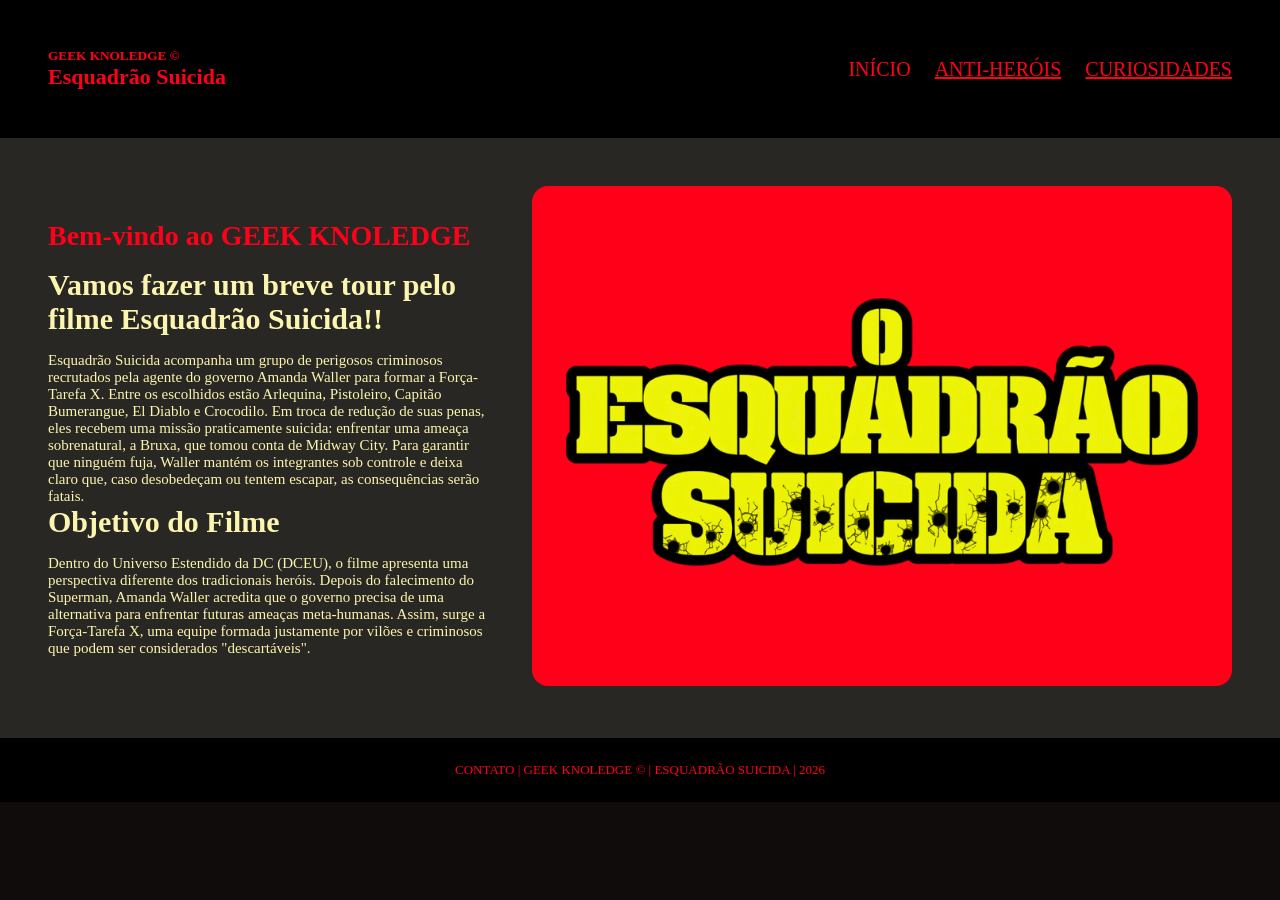
<file: index.html>
<!DOCTYPE html>
<html lang="pt-BR">
    <head>
        <meta charset="UTF-8">
        <meta name="viewport" content="width=device-width, initial-scale=1.0">
        <title>GEEK KNOLEDGE | Esquadrão Suicida</title>
        <link rel="stylesheet" href="css/style.css"/>
    </head>
    <body>
        <header class="topo">
            <section class="logo">
                <h5>GEEK KNOLEDGE ©</h5>
                <h1 id="titulo-principal">Esquadrão Suicida</h1>
            </section>

            <section class="menu">
                <span class="menu-item">INÍCIO  </span>
                <a href="pages/personagens.html" class="menu-item" >ANTI-HERÓIS</a>
                <a href="pages/curiosidades.html" class="menu-item">CURIOSIDADES</a>
            </section>
        </header>

        <main>

            <section id="inicio" class="apresentacao">
                <section class="texto-apresentacao">
                    <h1>Bem-vindo ao GEEK KNOLEDGE</h1>

                    <h2>Vamos fazer um breve tour pelo filme Esquadrão Suicida!!</h2>
                    <p>Esquadrão Suicida acompanha um grupo de perigosos criminosos recrutados pela agente do governo Amanda Waller para formar a Força-Tarefa X. Entre os escolhidos estão Arlequina, Pistoleiro, Capitão Bumerangue, El Diablo e Crocodilo. Em troca de redução de suas penas, eles recebem uma missão praticamente suicida: enfrentar uma ameaça sobrenatural, a Bruxa, que tomou conta de Midway City. Para garantir que ninguém fuja, Waller mantém os integrantes sob controle e deixa claro que, caso desobedeçam ou tentem escapar, as consequências serão fatais.</p>
                    <h2>Objetivo do Filme</h2>
                    <p>Dentro do Universo Estendido da DC (DCEU), o filme apresenta uma perspectiva diferente dos tradicionais heróis. Depois do falecimento do Superman, Amanda Waller acredita que o governo precisa de uma alternativa para enfrentar futuras ameaças meta-humanas. Assim, surge a Força-Tarefa X, uma equipe formada justamente por vilões e criminosos que podem ser considerados "descartáveis".</p>
                </section>
            <section class="imagem-apresentacao">
                    <img src="assets/img/esquadrao.png" alt="Título do filme Esquadrão Suicida">
                </section>
            </section>
              </main>
             <footer>
            <p>CONTATO   |   GEEK KNOLEDGE ©   |    ESQUADRÃO SUICIDA   |   2026</p>
        </footer>
    </body>
</html>
</file>
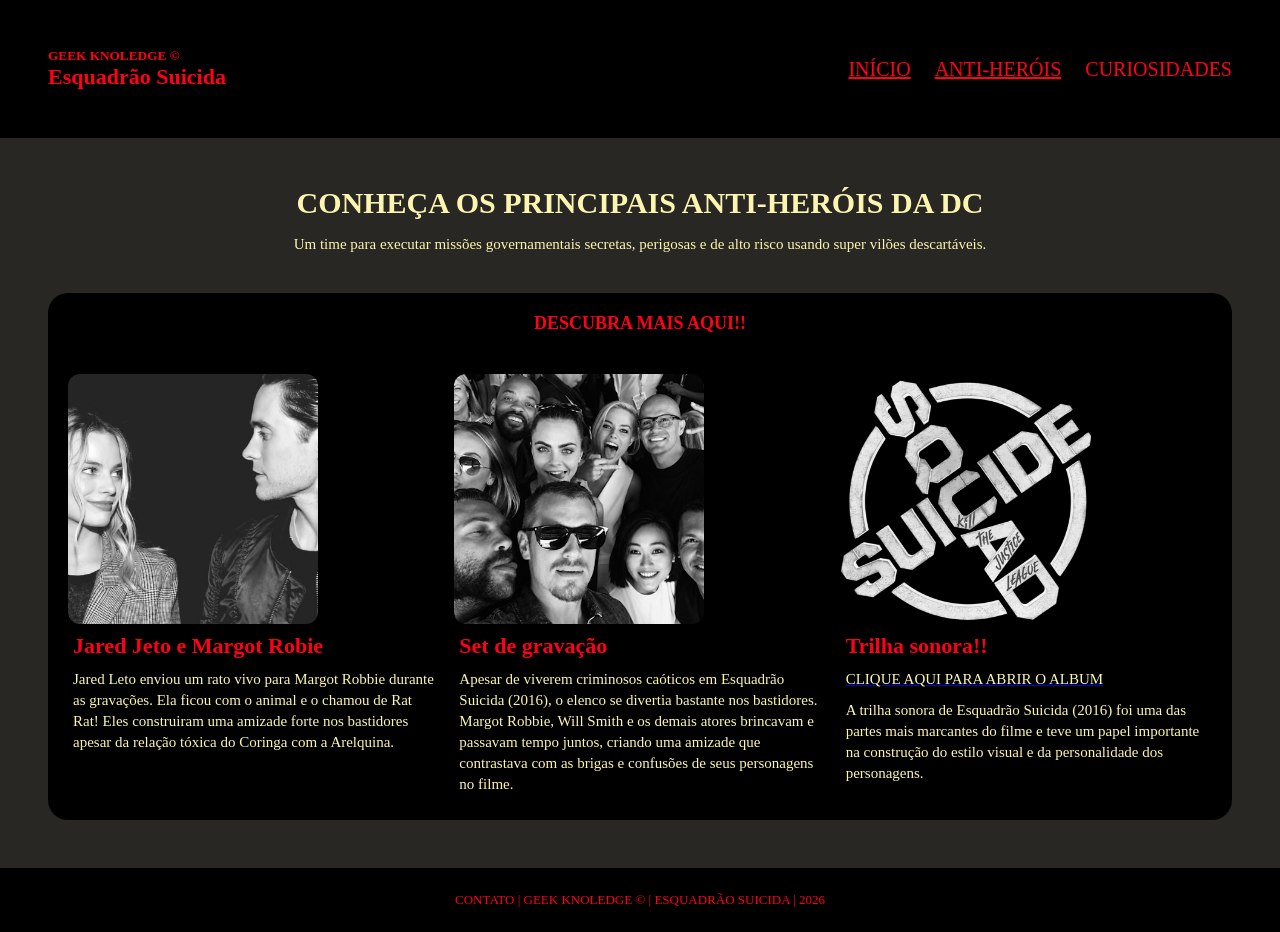
<file: pages/curiosidades.html>
<!DOCTYPE html>
<html lang="pt-BR">
    <head>
        <meta charset="UTF-8">
        <meta name="viewport" content="width=device-width, initial-scale=1.0">
        <title>GEEK KNOLEDGE | Esquadrão Suicida</title>
        <link rel="stylesheet" href="../css/personagens.css"/>
    </head>
    <body>
        <header class="topo">
            <section class="logo">
                <h5>GEEK KNOLEDGE ©</h5>
                <h1 id="titulo-principal">Esquadrão Suicida</h1>
            </section>

            <section class="menu">
                <a href="../index.html" class="menu-item">INÍCIO</a>
                <a href="../pages/personagens.html" class="menu-item">ANTI-HERÓIS</a>
                <span class="menu-item">CURIOSIDADES</span>
            </section>
        </header>

        <main>

            <section id="inicio" class="apresentacao">
                <section class="texto-apresentacao">
                    <h2>CONHEÇA OS PRINCIPAIS ANTI-HERÓIS DA DC</h2>
                    <p>Um time para executar missões governamentais secretas, perigosas e de alto risco usando super vilões descartáveis.</p>
                </section>


                       <section id="anti-herois" class="personagens">
                <h2>DESCUBRA MAIS AQUI!!</h2>

                <section class="cards">

                    <article class="card">
                        <img src="../assets/img/jared e margot.png" alt="Jared Jeto e Margot Robie">
                        <h3>Jared Jeto e Margot Robie</h3>
                        <p>Jared Leto enviou um rato vivo para Margot Robbie durante as gravações. Ela ficou com o animal e o chamou de Rat Rat! Eles construiram uma amizade forte  nos bastidores apesar da relação tóxica do Coringa com a Arelquina.</p>
                    </article>

                    <article class="card">
                        <img src="../assets/img/backstage.png" alt="Pistoleiro">
                        <h3>Set de gravação</h3>
                        <p>Apesar de viverem criminosos caóticos em Esquadrão Suicida (2016), o elenco se divertia bastante nos bastidores. Margot Robbie, Will Smith e os demais atores brincavam e passavam tempo juntos, criando uma amizade que contrastava com as brigas e confusões de seus personagens no filme.</p>
                    </article>

                    <article class="card">
                        <img src="../assets/img/album.png" alt="Capitão Boomerang">
                        <h3>Trilha sonora!!</h3>
                        <a href="https://open.spotify.com/album/5rOHrnrRomvSJhQLGVtfJ8?si=vuzpAn1JSmGaENydti05xQ" target="_blank"><p>CLIQUE AQUI PARA ABRIR O ALBUM</p></a>
                        <p>A trilha sonora de Esquadrão Suicida (2016) foi uma das partes mais marcantes do filme e teve um papel importante na construção do estilo visual e da personalidade dos personagens.</p>
                    </article>


                </section>
            </section>

        </main>

        <footer>
            <p>CONTATO   |   GEEK KNOLEDGE ©   |    ESQUADRÃO SUICIDA   |   2026</p>
        </footer>
    </body>
</html>
</file>
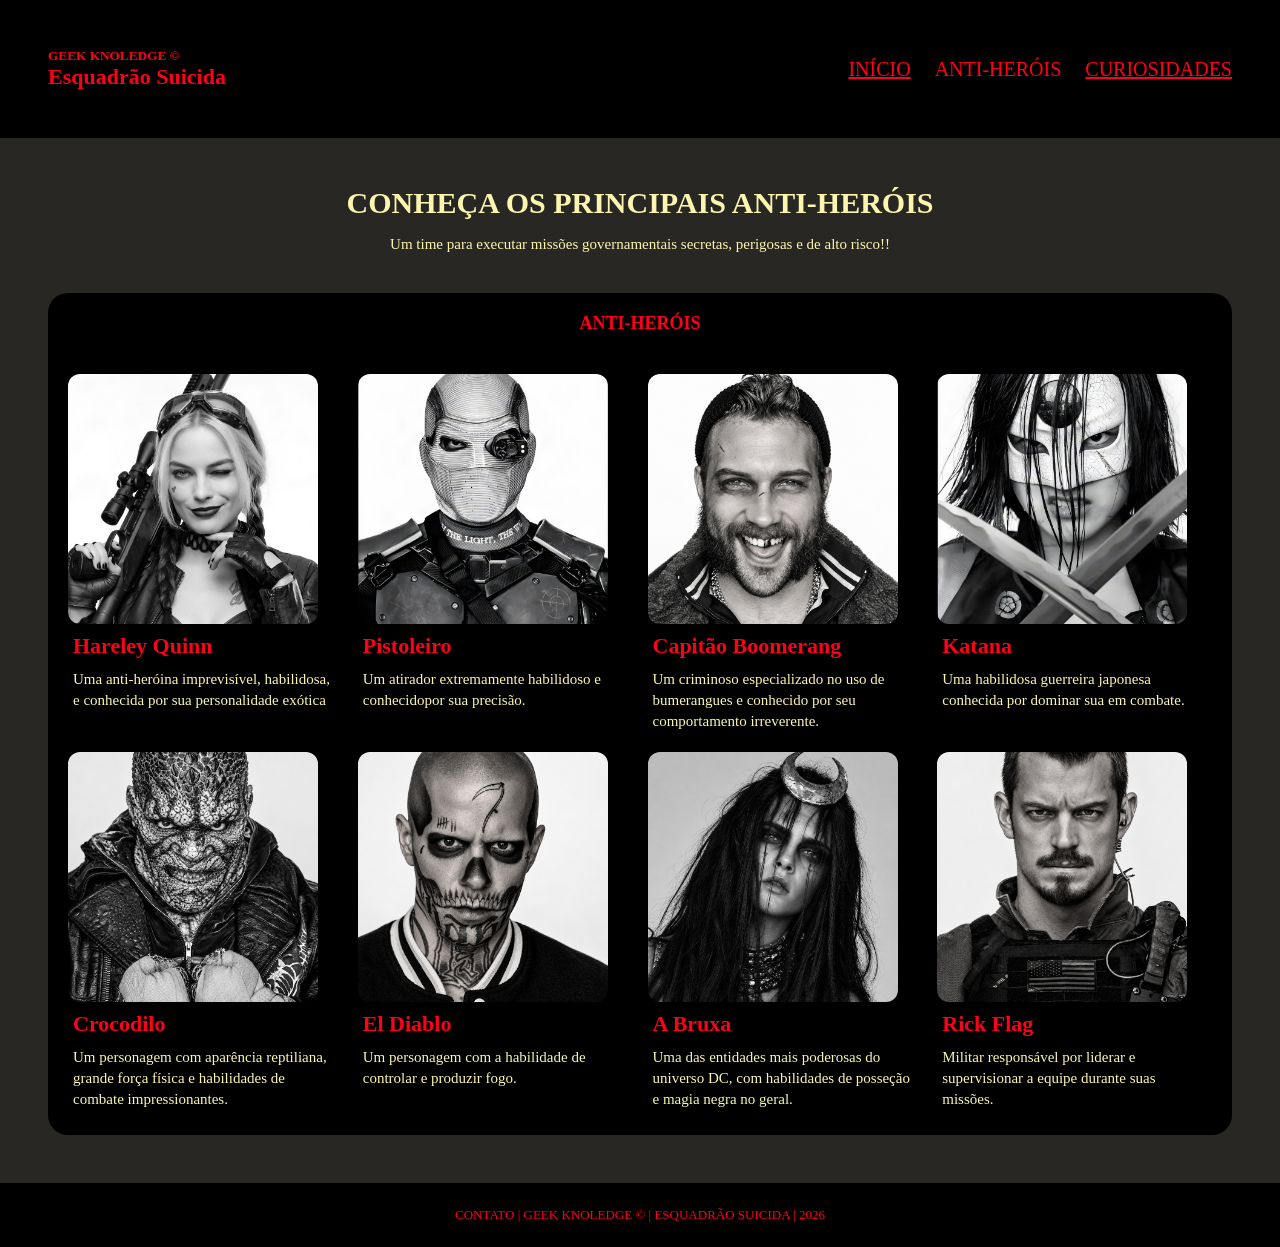
<file: pages/personagens.html>
<!DOCTYPE html>
<html lang="pt-BR">
    <head>
        <meta charset="UTF-8">
        <meta name="viewport" content="width=device-width, initial-scale=1.0">
        <title>GEEK KNOLEDGE | Esquadrão Suicida</title>
        <link rel="stylesheet" href="../css/personagens.css"/>
    </head>
    <body>
        <header class="topo">
            <section class="logo">
                <h5>GEEK KNOLEDGE ©</h5>
                <h1 id="titulo-principal">Esquadrão Suicida</h1>
            </section>

            <section class="menu">
                <a href="../index.html" class="menu-item">INÍCIO</a>
                <span class="menu-item">ANTI-HERÓIS</span>
                <a href="../pages/curiosidades.html" class="menu-item">CURIOSIDADES</a>
            </section>
        </header>

        <main>

            <section id="inicio" class="apresentacao">
                <section class="texto-apresentacao">
                    <h2>CONHEÇA OS PRINCIPAIS ANTI-HERÓIS</h2>
                    <p>Um time para executar missões governamentais secretas, perigosas e de alto risco!!</p>
                </section>


                       <section id="anti-herois" class="personagens">
                <h2>ANTI-HERÓIS</h2>

                <section class="cards">

                    <article class="card">
                        <img src="../assets/img/harley.png" alt="Harley Quinn">
                        <h3>Hareley Quinn</h3>
                        <p>Uma anti-heróina imprevisível, habilidosa, e conhecida por sua personalidade exótica</p>
                    </article>

                    <article class="card">
                        <img src="../assets/img/pistoleiro.png" alt="Pistoleiro">
                        <h3>Pistoleiro</h3>
                        <p>Um atirador extremamente habilidoso e conhecidopor sua precisão.</p>
                    </article>

                    <article class="card">
                        <img src="../assets/img/cap. boomerang.png" alt="Capitão Boomerang">
                        <h3>Capitão Boomerang</h3>
                        <p>Um criminoso especializado no uso de bumerangues e conhecido por seu comportamento irreverente.</p>
                    </article>

                    <article class="card">
                        <img src="../assets/img/katana.png" alt="Katana">
                        <h3>Katana</h3>
                        <p>Uma habilidosa guerreira japonesa conhecida por dominar sua em combate.</p>
                    </article>

                    <article class="card">
                        <img src="../assets/img/crocodilo.png" alt="Crocodilo">
                        <h3>Crocodilo</h3>
                        <p>Um personagem com aparência reptiliana, grande força física e habilidades de combate impressionantes.</p>
                    </article>

                    <article class="card">
                        <img src="../assets/img/diablo.png" alt="El Diablo">
                        <h3>El Diablo</h3>
                        <p> Um personagem com a habilidade de controlar e produzir fogo.</p>
                    </article>

                    <article class="card">
                        <img src="../assets/img/bruxa.png" alt="A Bruxa">
                        <h3>A Bruxa</h3>
                        <p>Uma das entidades mais poderosas do universo DC, com habilidades de posseção e magia negra no geral.</p>
                    </article>

                    <article class="card">
                        <img src="../assets/img/flag.png" alt="Rick Flag">
                        <h3>Rick Flag</h3>
                        <p>Militar responsável por liderar e supervisionar a equipe durante suas missões.</p>
                    </article>

                </section>
            </section>

        </main>

        <footer>
            <p>CONTATO   |   GEEK KNOLEDGE ©   |    ESQUADRÃO SUICIDA   |   2026</p>
        </footer>
    </body>
</html>
</file>
<file: css/style.css>
* {
    margin: 0;
    padding: 0;
    box-sizing: border-box;
}

body {
    font-family: Didot, serif;
    color: #fcf5af;
    background-color: #100c0b;
}


.eyebrow {
    display: block;
    font-size: 20px;
    font-weight: 700;
    color: #f0a533;
    letter-spacing: 1px;
    margin-bottom: 8px;
}

.topo {
    display: flex;
    flex-direction: row;
    padding: 48px;
    background-color: #000000;
    color: #ff0018;
    justify-content: space-between;
    align-items: center;
    align-content: center;
}

#titulo-principal {
    font-size: 22px;
    font-weight: 700;
    color: #ff0018;
}

.topo .eyebrow {
    margin-bottom: 4px;
}

.menu {
    display: flex;
    justify-content: flex-end;
    align-items: center;
    gap: 24px;
}

.menu-item {
    font-size: 20px;
    font-weight: 500;
    color: #ff0018;
}

.apresentacao {
    display: flex;
    align-items: center;
    justify-content: space-between;
    gap: 40px;
    background-color: #282723;
    color: #000000;
    padding: 48px;
}

.texto-apresentacao {
    flex: 1;
}

.texto-apresentacao h2 {
    font-size: 30px;
    font-weight: 700;
    color: #fcf5af;
    margin-bottom: 16px;
}

.texto-apresentacao h1 {
    font-size: 28px;
    font-weight: 700;
    color: #ff0018;
    margin-bottom: 16px;
}

.texto-apresentacao p {
    font-size: 15px;
    color: #fcf5af;
}

.apresentacao img {
    width: 700px;
    height: 500px;
    border-radius: 16px;
    object-fit: cover;
}

footer {
    display: flex;
    flex-direction: column;
    align-items: center;
    gap: 4px;
    padding: 24px;
    background-color: #000000;
    text-align: center;
}

footer p {
    font-size: 13px;
    color: #ff0018;
}
</file>
<file: css/personagens.css>
* {
    margin: 0;
    padding: 0;
    box-sizing: border-box;
}

body {
    font-family: Didot, serif;
    color: #fcf5af;
    background-color: #100c0b;
}

.eyebrow {
    display: block;
    font-size: 20px;
    font-weight: 700;
    color: #f0a533;
    letter-spacing: 1px;
    margin-bottom: 8px;
}

.topo {
    display: flex;
    flex-direction: row;
    padding: 48px;
    background-color: #000000;
    color: #ff0018;
    justify-content: space-between;
    align-items: center;
    align-content: center;
}

#titulo-principal {
    font-size: 22px;
    font-weight: 700;
    color: #ff0018;
}

.topo .eyebrow {
    margin-bottom: 4px;
}

.menu {
    display: flex;
    justify-content: flex-end;
    align-items: center;
    gap: 24px;
}

.menu-item {
    font-size: 20px;
    font-weight: 500;
    color: #ff0018;
}

.apresentacao {
    display: flex;
    align-items: center;
    justify-content: space-between;
    gap: 40px;
    background-color: #282723;
    color: #000000;
    padding: 48px;
    flex-direction: column;
    width: 100%;
}

.texto-apresentacao {
    flex: 1;
}

.texto-apresentacao h2 {
    font-size: 30px;
    font-weight: 700;
    color: #fcf5af;
    margin-bottom: 16px;
    text-align: center;
}

.texto-apresentacao p {
    font-size: 15px;
    color: #fcf5af;
    text-align: center;
}

.personagens {
    padding: 20px;
    background-color: #000000;
    color: #fcf5af;
    width: 100%;
    border-radius: 20px;
}

.personagens h2 {
    font-size: 18px;
    font-weight: 700;
    color: #ff0018;
    margin-bottom: 40px;
    text-align: center;
}

.cards {
    display: flex;
    flex-wrap: wrap;
    gap: 15px;
}

.card {
    flex: 1;
}

.card img {
    width: 250px;
    height: 250px;
    border-radius: 12px;
    object-fit: cover;
}

.card h3 {
    font-size: 22px;
    font-weight: 700;
    color: #ff0018;
    padding: 5px;
}

.card p {
    font-size: 15px;
    line-height: 1.4;
    color: #fcf5af;
    padding: 5px;
}

footer {
    display: flex;
    flex-direction: column;
    align-items: center;
    gap: 4px;
    padding: 24px;
    background-color: #000000;
    text-align: center;
}

footer p {
    font-size: 13px;
    color: #ff0018;
}
</file>
